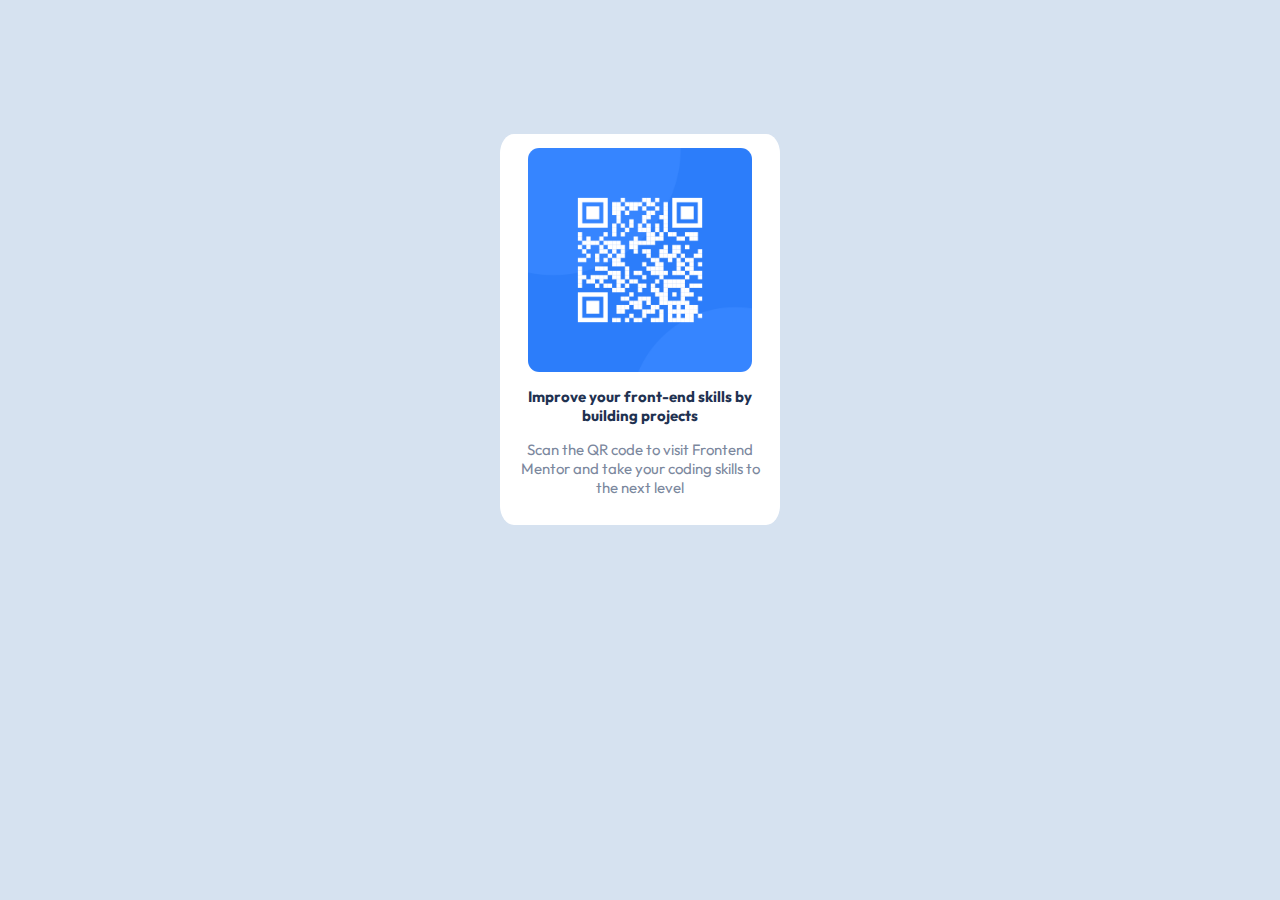
<file: qr-code-component/index.html>
<!DOCTYPE html>
<html lang="en">
<head>
  <meta charset="UTF-8">
  <meta name="viewport" content="width=device-width, initial-scale=1.0"> <!-- displays site properly based on user's device -->

  <link rel="icon" type="image/png" sizes="32x32" href="./images/favicon-32x32.png">
  
  <title>Frontend Mentor | QR code component</title>
  
  <style>
    @import url('https://fonts.googleapis.com/css2?family=Outfit:wght@400;700&display=swap');
    body {
      background: hsl(212, 45%, 89%);
      font-family: 'Outfit', sans-serif;
    }
    img {
      border-radius: 5%;
      max-width: 80%;
      margin: auto;
      margin-top: 5%;
      display: block;
    }
    p {
      font-size: 15px;
      color: hsl(218, 44%, 22%);
      text-align: center;
    }
    p:nth-of-type(2) {
      color: hsl(220, 15%, 55%);
    }
    .attribution { font-size: 11px; text-align: center; }
    .attribution a { color: hsl(228, 45%, 44%); }
    .container {
      display: flex;
      justify-content: center;
    }
    .card {
      margin-top: 10%;
      border-radius: 5%;
      background: hsl(0, 0%, 100%);
      max-width: 280px;

    }
    .text-content {
      margin: 5%;
      margin-bottom: 10%;
    }
  </style>
</head>
<body>
  <div class="container">
    <div class="card">
      <img src="/qr-code-component/images/image-qr-code.png" alt="">
      <div class="text-content">
       <p style="font-weight: 700;">Improve your front-end skills by building projects</p>
       <p style="font-weight: 400;">Scan the QR code to visit Frontend Mentor and take your coding skills to the next level</p>
      </div>
    </div>
  </div>
</div>
</body>
</html>
</file>
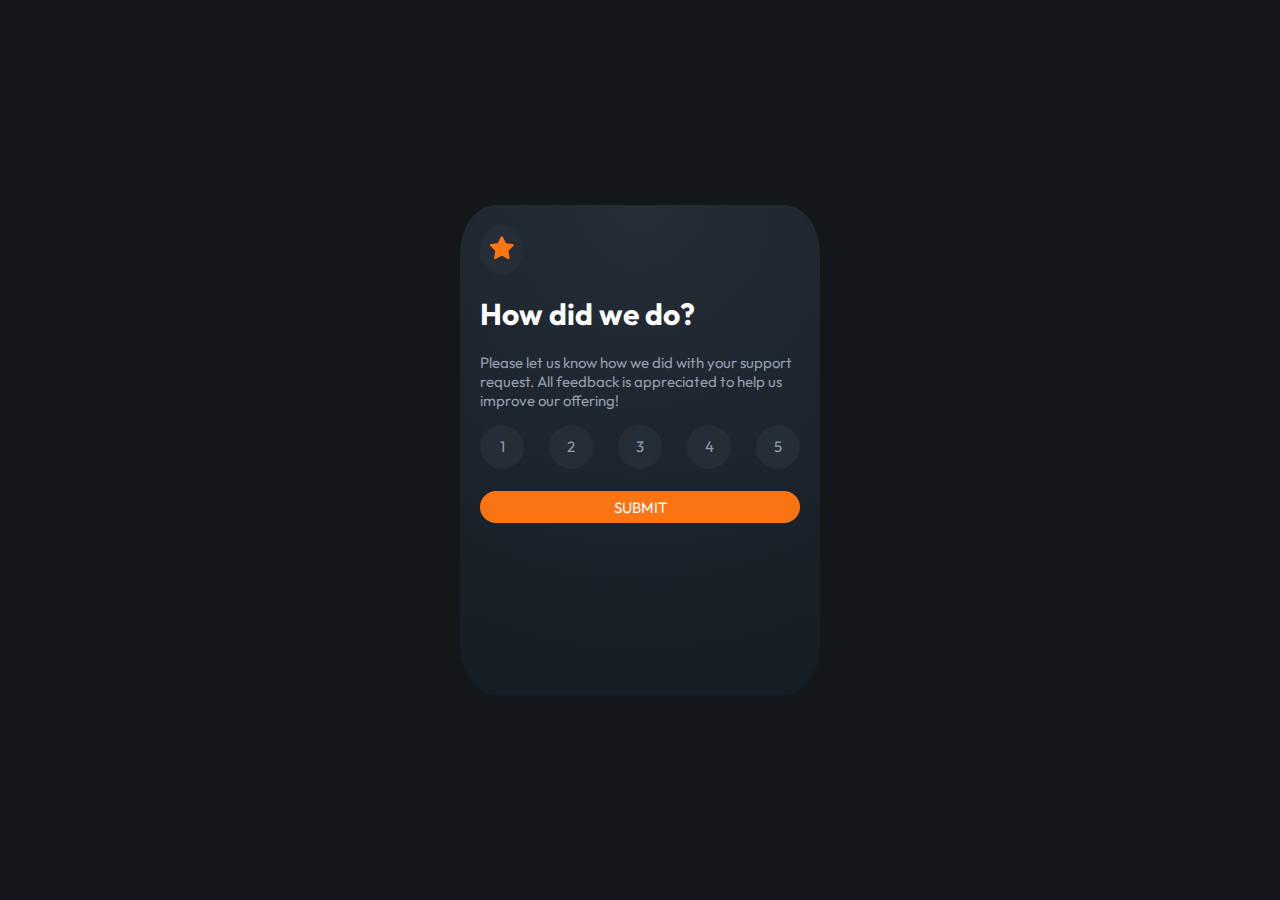
<file: docs/interactive-rating-component/index.html>
<!DOCTYPE html>
<html lang="en">
<head>
  <meta charset="UTF-8">
  <meta name="viewport" content="width=device-width, initial-scale=1.0"> <!-- displays site properly based on user's device -->

  <link rel="icon" type="image/png" sizes="32x32" href="./images/favicon-32x32.png">
  <link rel="stylesheet" href="./style.css">

  
  <title>Frontend Mentor | Interactive rating component</title>

</head>
<body>
<main>
  <!-- Rating state start -->
  <div class="card">
    <span id="front-face">
      <span class="star-orange">
        <img src="./images/icon-star.svg" align="bottom" alt="" style=" max-height: 100%; max-width: 100%;">
      </span>
      <h1>How did we do?</h1>
      <p>Please let us know how we did with your support request. All feedback is appreciated 
      to help us improve our offering!</p> 
      <div class="circle-block">
        <span class="circle">1</span>
        <span class="circle">2</span>
        <span class="circle">3</span>
        <span class="circle">4</span>
        <span class="circle">5</span>
      </div>
      <div class="submit-block">
        <button type="submit" id="submit" disabled>SUBMIT</button> 
      </div>
    </span> <!-- Rating state end -->   
    <span id="thankyou" style="display: none;"> <!-- Thank you state start -->
      <div class="thankyou-note">
      <div class="thankyou-content">
        <img src="./images/illustration-thank-you.svg" alt="">
      </div>
     
        <div class="thankyou-ack">
          You selected <span id="display-selection"></span><!-- Add rating here --> out of 5
        </div>
        <h1 class="thankyou">Thank you!</h1>  
        <p class="thankyou">We appreciate you taking the time to give a rating. If you ever need more support, 
          don’t hesitate to get in touch!</p>
      </div>  
    <!-- Thank you state end -->
    </span>
  </div>

<script src="./main.js"></script>
</main>
</body>
</html>
</file>
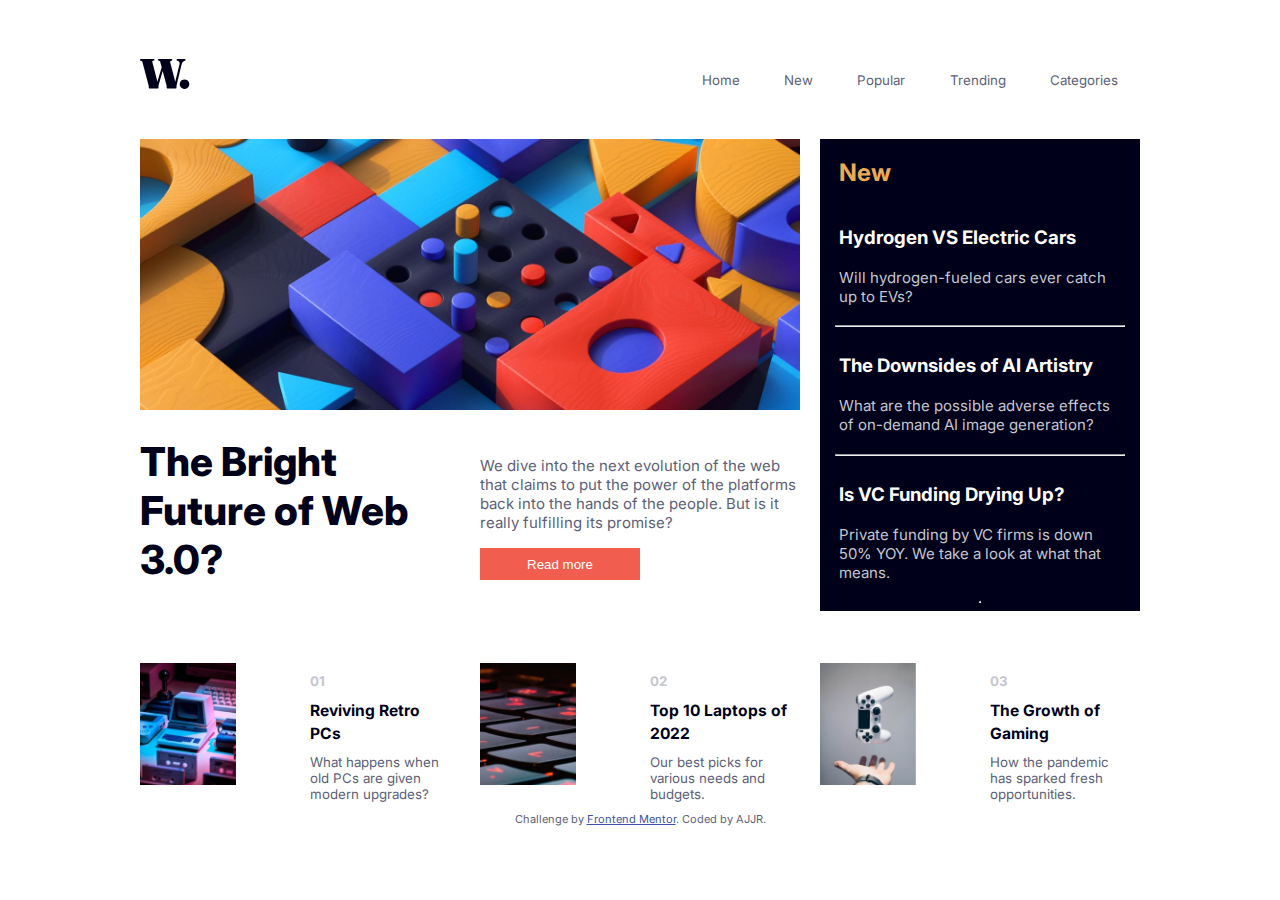
<file: docs/news-homepage/index.html>
<!DOCTYPE html>
<html lang="en">
<head>
  <meta charset="UTF-8">
  <meta name="viewport" content="width=device-width, initial-scale=1.0"> <!-- displays site properly based on user's device -->

  <link rel="icon" type="image/png" sizes="32x32" href="./images/favicon-32x32.png">
  
  <title>Frontend Mentor | News homepage</title>

  <!-- Feel free to remove these styles or customise in your own stylesheet 👍 -->
  <link rel="stylesheet" href="./style.css">
  <style>
    .attribution { font-size: 11px; text-align: center; }
    .attribution a { color: hsl(228, 45%, 44%); }
  </style>
</head>
<body>
  <header>
    <div class="logo-area">
      <img src="./assets/images/logo.svg" alt="W.">
    </div>

    <img src="./assets/images/icon-menu-close.svg" alt="Close Menu" class="header-menu-close-icon">
    <ul class="header-menu header-menu-panel">
      <li class="header-li">
        <a href="#">
        Home 
        </a>
      </li>
      <li class="header-li">
        <a href="#">
        New
        </a>
      </li>
      <li class="header-li">
        <a href="#">
        Popular
        </a>
      </li>
      <li class="header-li">
        <a href="#">
        Trending
        </a>
      </li>
      <li class="header-li">
        <a href="#">
        Categories
        </a>
      </li>
    </ul>

    <img src="./assets/images/icon-menu.svg" alt="Menu" class="header-menu-icon">

  </header>
  <main>
    <div class="container">
      <div class="main-item">
        <div class="desktop-image">
          <img src="./assets/images/image-web-3-desktop.jpg" alt="">
        </div>
        <div class="mobile-image">
          <img src="./assets/images/image-web-3-mobile.jpg" alt="">
        </div>
        <h1>The Bright Future of Web 3.0?</h1>

        <p> We dive into the next evolution of the web that claims to put the power of the platforms back into the hands of the people. 
        But is it really fulfilling its promise?</p>
  

        <button class="readmore-button">Read more</button> 
       
      </div>
      <div class="new-items new-item">
        <h2>New</h2>
        <div class="new-item">
          <h3>
            <a href="#">
            Hydrogen VS Electric Cars
            </a>
          </h3>
          <p>Will hydrogen-fueled cars ever catch up to EVs?</p> 
          <hr>
        </div>
        <div class="new-item">
          <h3>
            <a href="#">
            The Downsides of AI Artistry
            </a>
          </h3>
          <p>What are the possible adverse effects of on-demand AI image generation?</p> 
          <hr>
        </div>
        <div class="new-item">
          <h3><a href="#">
            Is VC Funding Drying Up?</a></h3>
          <p>Private funding by VC firms is down 50% YOY. We take a look at what that means.</p> 
          <hr class="last-element">
        </div>
      </div>

      <div class="item top">
        <img src="./assets/images/image-retro-pcs.jpg" alt="Old Commodore CBM">
        <div class="top-content">
          <h2>01</h2>
          <h3><a href="#">
            Reviving Retro PCs
          </a></h3>
          <p> What happens when old PCs are given modern upgrades?</p>
        </div>
      </div>
      <div class="item top">
        <img src="./assets/images/image-top-laptops.jpg" alt="Closeup of a laptop keyboard">
        <div class="top-content">
          <h2>02</h2>
          <h3><a href="#">
            Top 10 Laptops of 2022
          </a></h3>
          <p>Our best picks for various needs and budgets.</p>
        </div>
      </div>
      <div class="item top">
        <img src="./assets/images/image-gaming-growth.jpg" alt="Game cx ontroller hovering over a hand">
        <div class="top-content">
          <h2>03</h2>
          <h3><a href="#">
            The Growth of Gaming
          </a></h3> 
          <p>How the pandemic has sparked fresh opportunities.</p>
        </div>
      </div>

  </div>
</main>
<script>
  let menuStatus = false;
  const headerMenu = document.querySelector('.header-menu');
  const headerMenuIcon = document.querySelector('.header-menu-icon')
  const headerMenuCloseIcon = document.querySelector('.header-menu-close-icon');

  const menuCloseEventListener = function(e) {
    headerMenu.classList.add('header-menu-panel');
    headerMenu.classList.remove('mobile-menu-on');
    headerMenuCloseIcon.classList.remove('header-menu-close-icon-on');
    headerMenuIcon.classList.remove('display-none');
    headerMenuCloseIcon.removeEventListener('click', menuCloseEventListener);
  }

  headerMenuIcon.addEventListener('click', e => {
    headerMenu.classList.add('mobile-menu-on');
    headerMenu.classList.remove('header-menu-panel'); 
    headerMenuCloseIcon.classList.add('header-menu-close-icon-on');
    headerMenuIcon.classList.add('display-none');

    headerMenuCloseIcon.addEventListener('click', menuCloseEventListener);
  });
  

</script>
<footer>
  <div class="attribution">
    Challenge by <a href="https://www.frontendmentor.io?ref=challenge" target="_blank">Frontend Mentor</a>. 
    Coded by AJJR.
  </div>
</footer>
</body>
</html>
</file>
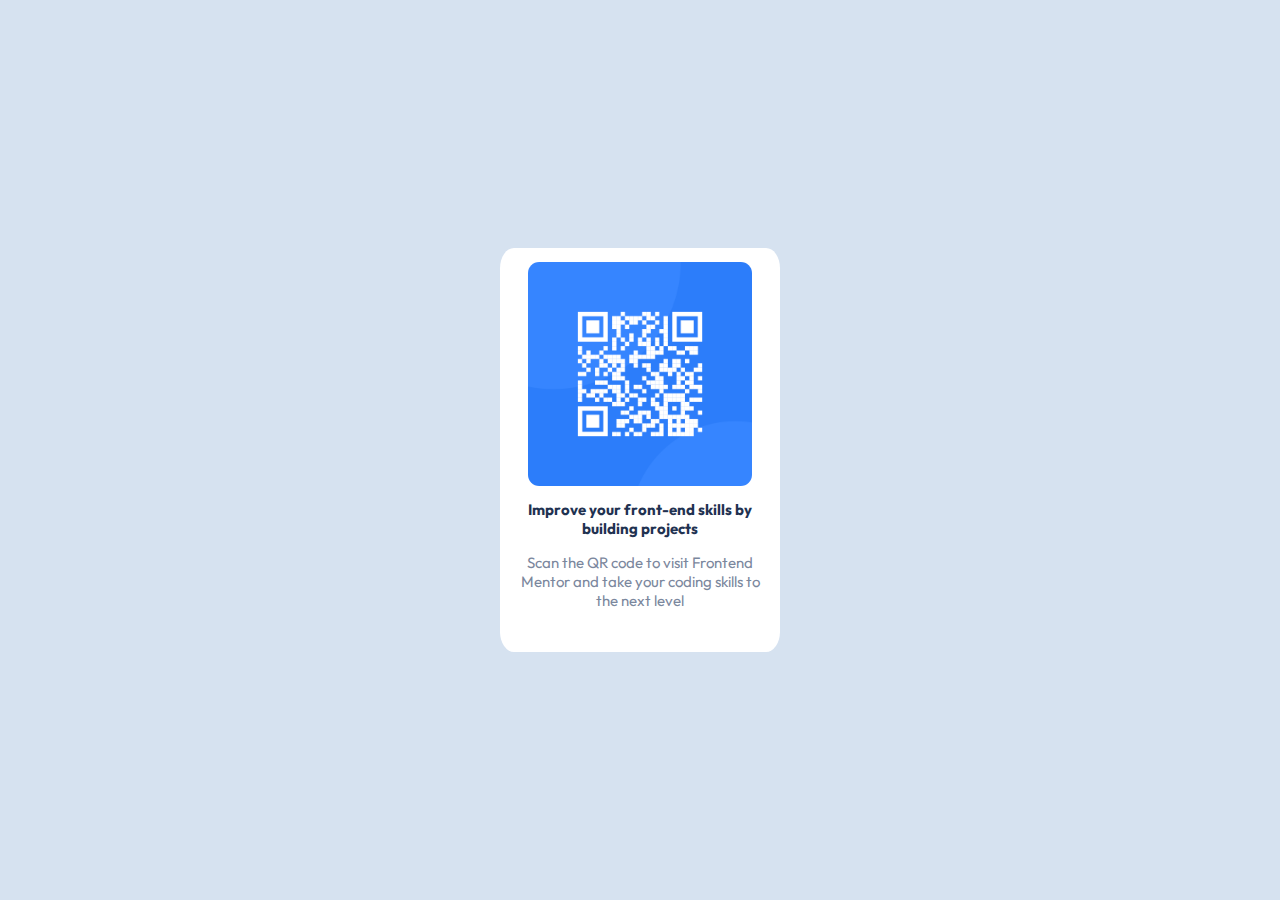
<file: docs/qr-code-component/index.html>
<!DOCTYPE html>
<html lang="en">
<head>
  <meta charset="UTF-8">
  <meta name="viewport" content="width=device-width, initial-scale=1.0"> <!-- displays site properly based on user's device -->

  <link rel="icon" type="image/png" sizes="32x32" href="./images/favicon-32x32.png">
  
  <title>Frontend Mentor | QR code component</title>
  
  <style>
    @import url('https://fonts.googleapis.com/css2?family=Outfit:wght@400;700&display=swap');
    body {
      background: hsl(212, 45%, 89%);
      font-family: 'Outfit', sans-serif;
      margin: 0;
      padding: 0;
      display: flex;
      align-items: center;
      flex-direction: column;
      justify-content: center;
      min-height: 100vh;
    }
    img {
      border-radius: 5%;
      max-width: 80%;
      margin: auto;
      margin-top: 5%;
      display: block;
    }
    h1, p {
      font-size: 15px;
      text-align: center;
    }
    h1 {
      font-weight: 700;
      color: hsl(218, 44%, 22%);
    }
    p {
      color: hsl(220, 15%, 55%);
      font-weight: 400;
    }
    .container {
      display: flex;
      justify-content: center;
      align-items: center; 
    }
    .card {
      border-radius: 5%;
      background: hsl(0, 0%, 100%);
      max-width: 280px;
    }
    .text-content {
      margin: 5%;
      margin-bottom: 15%;
    }
  </style>
</head>
<body>
  <main>
    <div class="container">
      <div class="card">
        <img src="./images/image-qr-code.png" alt="">
        <div class="text-content">
          <h1>Improve your front-end skills by building projects</h1>
          <p>Scan the QR code to visit Frontend Mentor and take your coding skills to the next level</p>
        </div>
      </div>
    </div>
  </main>
</body>
</html>
</file>
<file: docs/interactive-rating-component/style.css>
@import url('https://fonts.googleapis.com/css2?family=Outfit:wght@400;700&display=swap');

:root {
    --Orange: hsl(25, 97%, 53%);
    --White: hsl(0, 0%, 100%);
    --LightGrey: hsl(217, 12%, 63%);
    --MediumGrey: hsl(216, 12%, 54%);
    --DarkBlue: hsl(213, 19%, 18%);
    --VeryDarkBlue: hsl(216, 12%, 8%);
    --Background: hsl(225, 8%, 9%);
}

body {
    margin: 0;
    padding: 0;
    display: flex;
    align-items: center;
    flex-direction: column;
    justify-content: center;
    min-height: 100vh;
    background-color: var(--Background);
    color: var(--LightGrey);
    font-size: 15px;
    font-family: 'Outfit', sans-serif;
}

button {
    font-family: inherit;
    font-size: inherit;
    width: 100%;
    border-radius: 30px;
    border: none;
    background-color: var(--Orange);
    color: var(--White);
    padding: 2%;
    margin-top: 5%;
}
button.thankyou {
    background-color: var(--VeryDarkBlue);
    color: var(--Orange);
}
button.thankyou:hover {
    background-color: var(--VeryDarkBlue);
    color: var(--Orange);
}

h1 {
    color: var(--White);
}
h1.thankyou {
    text-align: center;
    font-size: 20px;
}

p.thankyou {
    text-align: center;
}

.card {
    max-width: 400px;
    height: 50vh;
    /* background-color: var(--DarkBlue); */
    /* background: rgb(37,45,55); */
    /* background: linear-gradient(180deg, rgba(18,20,23,1) 0%, rgba(37,45,55,1) 100%); */
    /* background: linear-gradient(45deg, rgb(20, 30, 40, 1) 0%, rgba(37,45,55,1) 100%); */
    background: radial-gradient(circle at top , rgba(37,45,55,1) 0%, rgb(20, 28, 36, 1) 100%);
    border-radius: 10%;
    padding: 5%;
    margin: 5%;
}

.circle-block {
    display: flex;
    flex-flow: nowrap;
    justify-content: space-between;
    margin-bottom: 2%;
}

.circle {
    display: inline-block;
    border-radius: 50%;
    line-height: 24px;
    width: 24px;
    padding: 10px;
    background: var(--DarkBlue);
    color: var(--LightGrey);
    border: none;
    text-align: center;
    cursor: pointer;
  }

.star-orange {
    display: inline-block;
    border-radius: 50%;
    line-height: 24px;
    width: 24px;
    padding: 10px;
    border: 2px;
    text-align: center;
    align-items: center;
    align-content: center;
    background: var(--DarkBlue);
}
.star-orange img{
    width: 100%;
    height: auto;
    position: relative;
    top: 50%;
    transform: translate(0%, 5%);
}

span#thankyou {
    display: flex;
    flex-flow: column;
    justify-content: center;
    align-items: center;
}

.thankyou-ack {
    font-family: inherit;
    font-size: inherit;
    width: 94%;
    border-radius: 30px;
    border: none;
    background-color: var(--DarkBlue);
    color: var(--Orange);
    padding: 3%;
    margin-top: 5%;
    text-align: center;
}

.thankyou-note {
    display: flex;
    flex-flow: column;
    justify-content: space-evenly;
    text-align: center;
    height: 50vh;
}
</file>
<file: docs/news-homepage/style.css>
@import url('https://fonts.googleapis.com/css2?family=Inter:wght@400;700;800&display=swap');

:root {
    --SoftOrange: hsl(35, 77%, 62%);
    --SoftRed: hsl(5, 85%, 63%);
    --OffWhite: hsl(36, 100%, 99%);
    --GrayishBlue: hsl(233, 8%, 79%);
    --DarkGrayishBlue: hsl(236, 13%, 42%);
    --VeryDarkBlue: hsl(240, 100%, 5%);
    font-family: 'Inter', sans-serif;
    color: var(--DarkGrayishBlue);
}


p {
    font-size: 15px;
    font-weight: 400;
    color: var(--DarkGrayishBlue);
    margin: 6%;
}

h1 {
    color: var(--VeryDarkBlue);
    font-weight: 800;
    font-size: 30pt;
}
h2 {
    color: var(--SoftOrange);
    font-weight: 700;
    margin: 6%;
}
h3 {
    color: var(--VeryDarkBlue);
    margin: 6%;
}
h4 {
    color: var(--VeryDarkBlue);
}

header {
    width: 100%;
    max-width: 1000px;
    display: grid;
    grid-template-columns: 50% 50%;
    margin-bottom: 3%;
    margin-top: 4%;
}

hr {
    width: 90%;
}

hr.last-element {
    width: 0;
}

.desktop-image {
    display: none;
}
.mobile-image img {
    width: 100%;
}
.display-none {
    display: none;
}
.header-menu-panel {
    display: none;
}
.header-menu {
    justify-self: end;
}
.header-menu-icon {
    justify-self: end;
    cursor: pointer;
}
.header-menu-close-icon {
    display: none;
}
.header-menu-close-icon-on {
    display: inline-block;
    position: fixed;
    top: 25px;
    right: 25px;
    z-index: 1;
    cursor: pointer;
}

.header-li a {
    color: var(--DarkGrayishBlue);
    text-decoration: none;
}
.header-li a:hover {
    color: var(--SoftRed);
}
.logo-area img {
    width: 20%;
}
.new-items {
    background-color: var(--VeryDarkBlue);
}
.new-item h3 a {
    color: var(--OffWhite);
    text-decoration: none;
}
.new-item h3 a:hover {
    color: var(--SoftOrange);
}
.new-item p {
    color: var(--GrayishBlue);
}

.main-item p {
    margin: auto;
    margin-bottom: 5%;
}

.readmore-button {
    width: 50%;
    background-color: var(--SoftRed);
    color: var(--OffWhite);
    border: none;
}
.readmore-button:hover {
    background-color: var(--VeryDarkBlue);
    cursor: pointer;
}
.top {
    display: grid;
    grid-template-columns: 1fr 1fr;
    margin-top: 10%;
}
.top p {
    font-size: smaller;
    color: var(--DarkGrayishBlue);
}
.top h2 {
    font-size: smaller;
    color: var(--GrayishBlue);
}
.top h3 a {
    font-size: smaller;
    color: var(--VeryDarkBlue);
    text-decoration: none;
}
.top h3 a:hover {
    color: var(--SoftRed);
}
.top img {
    max-width: 60%;
}
.mobile-menu-on {
    position: fixed;
    top: 5%;
    right: 0;
    width: 60%;
    height: 100%;
    text-align: left;
    background-color: var(--OffWhite);
    display: flex;
    flex-direction: column;
    align-items: stretch;
    list-style: none;
    margin: 0;
    padding: 10px;
}
.header-li {
    margin: 10%;
}

@media only screen 
    and (min-width: 800px) 
    {
        body {
            display: flex;
            flex-direction: column;
            justify-content: center;
            align-items: center;
        }

        .header-menu {
            justify-self: auto;
        }
        .header-menu-panel {
            list-style: none;
            display: flex;
            align-items: center;
            justify-content: space-around;
            font-size: smaller;
        }
        .header-li {
            margin: auto;
        }
        .header-menu-icon {
            display: none;
        }
        .logo-area img {
            width: 10%;
        }
        .desktop-image {
            display: block;
            grid-column-start: 1;
            grid-column-end: 3;
        }
        .mobile-image {
            display: none;
        }
         .container {
            max-width: 1000px;
            display: grid;
            grid-template-columns: repeat(3, 1fr);
            column-gap: 20px;
            row-gap: 20px;
        }
        .main-item {
            grid-column-start: 1;
            grid-column-end: 3;
            grid-row-start: 1;
            grid-row-end: 4;
            display: grid;
            grid-template-columns: 1fr 1fr;
            column-gap: 20px;
        }
        .main-item img {
            display: block;
            max-width: 100%;
        }
        .main-item h1 {
            display: block;
            grid-row: 2 / 4;
        }
        .new-items {
            grid-row-start: 1;
            grid-row-end: 4;
            display: flex;
            flex-direction: column;
        }
        .readmore-button {
            height: 50%;
        }

    }
</file>
